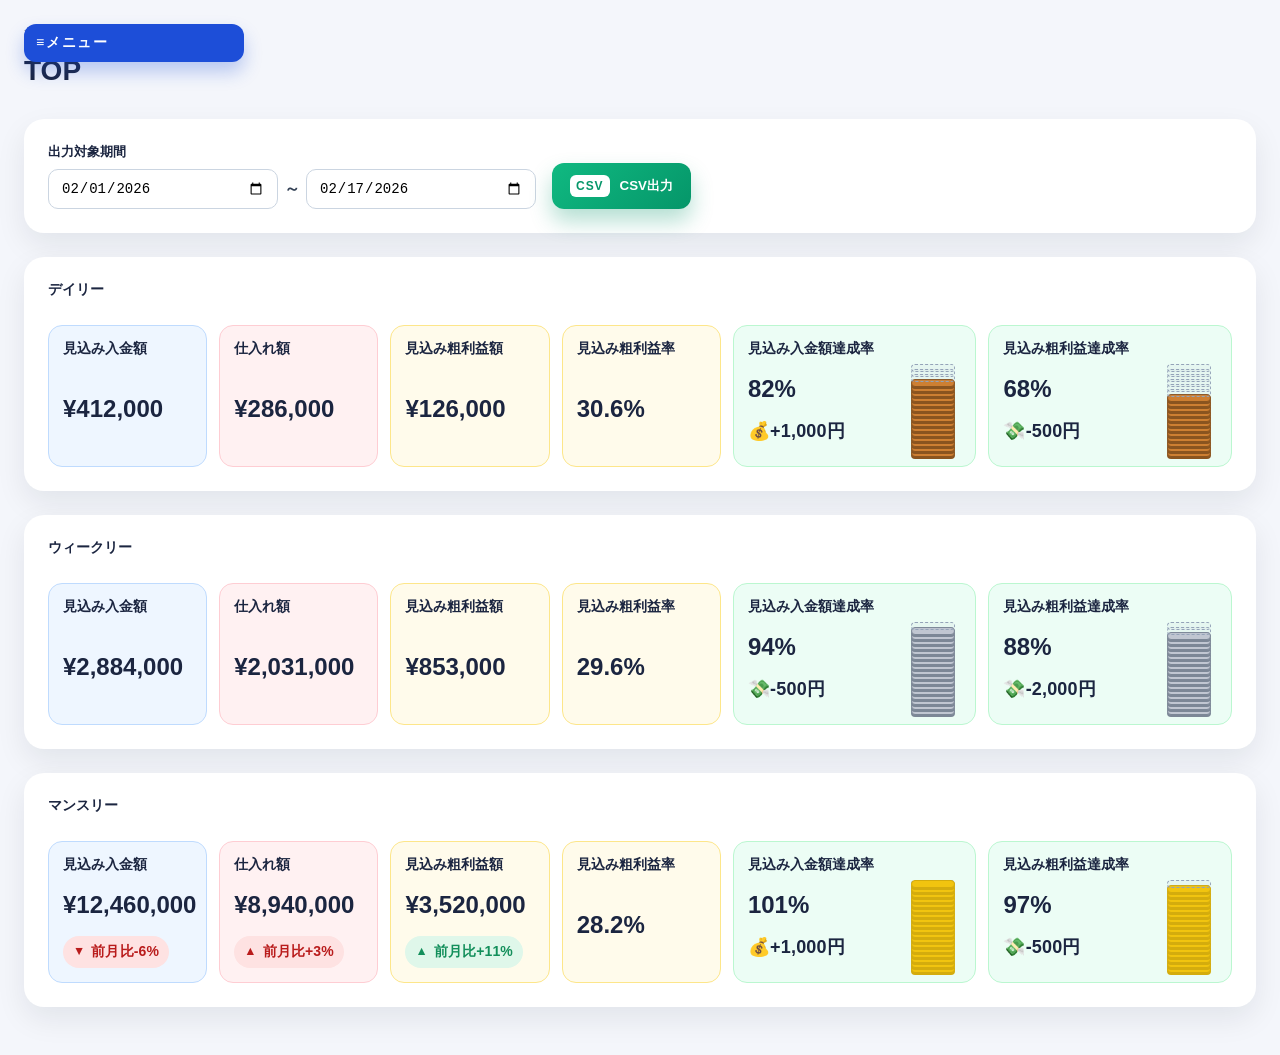
<file: index.html>
<!doctype html>
<html lang="ja">
  <head>
    <meta charset="UTF-8" />
    <meta name="viewport" content="width=device-width, initial-scale=1" />
    <title>メニュー画面</title>
    <link rel="stylesheet" href="styles.css" />
  </head>
  <body>
    <div class="layout">
      <aside class="sidebar">
        <button class="sidebar-title" type="button" aria-expanded="false" aria-controls="sidebar-nav">≡メニュー</button>
        <nav class="sidebar-nav" id="sidebar-nav">
          <a class="menu-tab active" href="#menu">TOP</a>
          <a class="menu-tab" href="#seller-research">セラーリサーチ</a>
          <a class="menu-tab" href="#asin-research">ASINリサーチ</a>
          <a class="menu-tab" href="#settings">設定</a>
          <a class="menu-tab" href="#logout">ログアウト</a>
        </nav>
      </aside>

      <div class="content">
        <header class="page-header">
          <div>
            <p class="eyebrow">サマリー</p>
            <h1>TOP</h1>
          </div>
        </header>

        <main>
          <section class="panel global-controls-panel">
            <div class="global-controls">
              <div class="period-range" role="group" aria-label="出力対象期間">
                <p class="period-title">出力対象期間</p>
                <div class="period-inputs">
                  <input type="date" value="2026-02-01" aria-label="日付FROM" />
                  <span class="period-symbol">～</span>
                  <input type="date" value="2026-02-17" aria-label="日付TO" />
                </div>
              </div>
              <button class="csv-button">
                <span class="csv-icon" aria-hidden="true">CSV</span>
                CSV出力
              </button>
            </div>
          </section>

          <section class="panel daily-panel" id="daily">
            <div class="panel-header">
              <h2>デイリー</h2>
            </div>
            <div class="summary-metrics">
              <article class="metric-item income"><h3>見込み入金額</h3><p>¥412,000</p></article>
              <article class="metric-item expense"><h3>仕入れ額</h3><p>¥286,000</p></article>
              <article class="metric-item profit"><h3>見込み粗利益額</h3><p>¥126,000</p></article>
              <article class="metric-item profit"><h3>見込み粗利益率</h3><p>30.6%</p></article>
              <article class="metric-item target" data-target-type="sales"><h3>見込み入金額達成率</h3><p>82%</p><span>💰+1,000円</span></article>
              <article class="metric-item target" data-target-type="profit"><h3>見込み粗利益達成率</h3><p>68%</p><span>💸-500円</span></article>
            </div>
          </section>

          <section class="panel weekly-panel" id="weekly">
            <div class="panel-header">
              <h2>ウィークリー</h2>
            </div>
            <div class="summary-metrics">
              <article class="metric-item income"><h3>見込み入金額</h3><p>¥2,884,000</p></article>
              <article class="metric-item expense"><h3>仕入れ額</h3><p>¥2,031,000</p></article>
              <article class="metric-item profit"><h3>見込み粗利益額</h3><p>¥853,000</p></article>
              <article class="metric-item profit"><h3>見込み粗利益率</h3><p>29.6%</p></article>
              <article class="metric-item target" data-target-type="sales"><h3>見込み入金額達成率</h3><p>94%</p><span>💸-500円</span></article>
              <article class="metric-item target" data-target-type="profit"><h3>見込み粗利益達成率</h3><p>88%</p><span>💸-2,000円</span></article>
            </div>
          </section>

          <section class="panel monthly-panel" id="monthly">
            <div class="panel-header">
              <h2>マンスリー</h2>
            </div>
            <div class="summary-metrics">
              <article class="metric-item income"><h3>見込み入金額</h3><p>¥12,460,000</p><small>前月比-6%</small></article>
              <article class="metric-item expense"><h3>仕入れ額</h3><p>¥8,940,000</p><small>前月比+3%</small></article>
              <article class="metric-item profit"><h3>見込み粗利益額</h3><p>¥3,520,000</p><small>前月比+11%</small></article>
              <article class="metric-item profit"><h3>見込み粗利益率</h3><p>28.2%</p></article>
              <article class="metric-item target" data-target-type="sales"><h3>見込み入金額達成率</h3><p>101%</p><span>💰+1,000円</span></article>
              <article class="metric-item target" data-target-type="profit"><h3>見込み粗利益達成率</h3><p>97%</p><span>💸-500円</span></article>
            </div>
          </section>
        </main>
      </div>
    </div>
    <script src="script.js"></script>
  </body>
</html>
</file>
<file: styles.css>
:root {
  color-scheme: light;
  font-family: "Noto Sans JP", "Hiragino Kaku Gothic ProN", "Yu Gothic", sans-serif;
  background: #f4f6fb;
  color: #1b2540;
}

* {
  box-sizing: border-box;
  margin: 0;
  padding: 0;
}

body {
  padding: 24px;
}

.layout {
  display: block;
}

.sidebar {
  position: fixed;
  top: 24px;
  left: 24px;
  z-index: 1400;
  width: 220px;
}

.sidebar-title {
  width: 100%;
  border: none;
  border-radius: 12px;
  background: #1d4ed8;
  color: #ffffff;
  font-size: 14px;
  font-weight: 800;
  letter-spacing: 0.12em;
  text-align: left;
  padding: 10px 12px;
  cursor: pointer;
  box-shadow: 0 10px 18px rgba(29, 78, 216, 0.28);
}

.sidebar-nav {
  margin-top: 10px;
  display: grid;
  gap: 10px;
  background: #ffffff;
  border-radius: 14px;
  padding: 0;
  box-shadow: 0 12px 24px rgba(15, 23, 42, 0.16);
  max-height: 0;
  opacity: 0;
  overflow: hidden;
  pointer-events: none;
  transform: translateY(-6px);
  transition: max-height 0.22s ease, opacity 0.2s ease, transform 0.2s ease, padding 0.2s ease;
}

body.menu-open .sidebar-nav {
  max-height: 320px;
  opacity: 1;
  pointer-events: auto;
  transform: translateY(0);
  padding: 12px;
}

.menu-tab {
  display: block;
  padding: 12px 14px;
  border-radius: 12px;
  text-decoration: none;
  font-weight: 600;
  color: #1f2937;
  background: #f1f5f9;
  transition: background 0.2s ease, color 0.2s ease, transform 0.2s ease;
}

.menu-tab:hover {
  background: #e0e7ff;
  color: #1d4ed8;
  transform: translateX(2px);
}

.menu-tab.active {
  background: #1d4ed8;
  color: #ffffff;
}

.content {
  flex: 1;
  min-width: 0;
}

.page-header {
  display: flex;
  justify-content: flex-start;
  align-items: center;
  margin-bottom: 32px;
}

.eyebrow {
  text-transform: uppercase;
  letter-spacing: 0.12em;
  font-size: 12px;
  color: #6b7280;
  margin-bottom: 14px;
}

h1 {
  font-size: 28px;
  font-weight: 700;
}

.panel {
  display: block;
  background: #fff;
  padding: 24px;
  border-radius: 20px;
  box-shadow: 0 12px 30px rgba(15, 23, 42, 0.08);
  margin-bottom: 24px;
}

.panel-header {
  display: flex;
  justify-content: space-between;
  align-items: center;
  margin-bottom: 20px;
  gap: 16px;
  flex-wrap: wrap;
}


.panel-header h2 {
  font-size: 14px;
  margin-bottom: 6px;
}

.panel-header p {
  color: #6b7280;
}

.csv-button {
  border: none;
  border-radius: 12px;
  padding: 12px 18px;
  font-weight: 700;
  cursor: pointer;
  background: linear-gradient(135deg, #10b981, #059669);
  color: #fff;
  display: inline-flex;
  align-items: center;
  gap: 10px;
  box-shadow: 0 12px 22px rgba(5, 150, 105, 0.3);
  transition: transform 0.2s ease, box-shadow 0.2s ease;
}

.csv-button.outline {
  background: #ffffff;
  color: #0f172a;
  border: 1px solid #d1d5db;
  box-shadow: none;
}

.csv-button.outline .csv-icon {
  background: #10b981;
  color: #ffffff;
}

.csv-button:hover {
  transform: translateY(-1px);
  box-shadow: 0 16px 26px rgba(5, 150, 105, 0.35);
}

.csv-button.small {
  padding: 10px 16px;
  font-size: 13px;
}

.csv-icon {
  background: #ffffff;
  color: #059669;
  font-size: 12px;
  font-weight: 800;
  padding: 4px 6px;
  border-radius: 6px;
  letter-spacing: 0.08em;
}



.global-controls {
  display: flex;
  justify-content: flex-start;
  align-items: end;
  gap: 16px;
  flex-wrap: wrap;
}

.period-range {
  display: grid;
  gap: 8px;
}

.period-title {
  font-size: 13px;
  font-weight: 700;
}

.period-inputs {
  display: flex;
  align-items: center;
  gap: 6px;
  flex-wrap: wrap;
}

.period-symbol {
  font-weight: 700;
  color: #334155;
}

.period-inputs input {
  border: 1px solid #cbd5e1;
  border-radius: 10px;
  padding: 10px 12px;
  font-size: 14px;
  min-width: 230px;
  background: #fff;
}

.achievement-towers {
  display: grid;
  grid-template-columns: repeat(2, minmax(240px, 1fr));
  gap: 16px;
  margin-bottom: 16px;
}

.coin-tower-widget {
  background: linear-gradient(145deg, #ffffff, #e6e6e6);
  padding: 22px;
  border-radius: 20px;
  box-shadow: 10px 10px 30px rgba(0, 0, 0, 0.08), -10px -10px 30px rgba(255, 255, 255, 0.8);
  text-align: center;
}

.coin-tower-widget h3 {
  margin-bottom: 10px;
}

.target-amount {
  margin-bottom: 8px;
}

.tower-container {
  width: 88px;
  height: 160px;
  background-color: #e0e0e0;
  border-radius: 10px;
  margin: 0 auto 12px;
  position: relative;
  overflow: hidden;
  border: 1px solid #dcdcdc;
  box-shadow: inset 2px 2px 5px rgba(0, 0, 0, 0.1);
}

.coin-stack {
  position: absolute;
  bottom: 0;
  width: 100%;
  background-color: #ffd700;
  box-shadow: 0 -2px 5px rgba(255, 215, 0, 0.5);
  border-top: 1px solid #e0b000;
}

.current-amount {
  display: block;
  font-size: 26px;
  font-weight: 700;
  margin-bottom: 4px;
}

.percentage {
  display: block;
}

.summary-metrics {
  display: grid;
  grid-template-columns: repeat(4, minmax(0, 0.85fr)) repeat(2, minmax(0, 1.3fr));
  gap: 12px;
}

.metric-item {
  padding: 14px;
  border-radius: 14px;
  background: #f8fafc;
  border: 1px solid #e2e8f0;
  display: grid;
  gap: 8px;
}

.metric-item.target {
  background: #ecfdf5;
  border-color: #bbf7d0;
  position: relative;
  min-height: 142px;
  padding-right: 84px;
}


.mini-target-tower {
  position: absolute;
  right: 14px;
  bottom: 12px;
  width: 56px;
  display: flex;
  flex-direction: column-reverse;
  align-items: center;
}


.mini-coin-slot {
  position: relative;
  width: 44px;
  height: 8px;
  margin-bottom: -3px;
}


.mini-coin,
.mini-ghost-coin {
  width: 100%;
  height: 100%;
  border-radius: 999px;
}

.mini-ghost-coin {
  position: absolute;
  inset: 0;
  border: 1px dashed #94a3b8;
  background: rgba(148, 163, 184, 0.08);
}

.mini-coin {
  position: absolute;
  inset: 0;
  background: var(--mini-coin-main, #f1c40f);
  border: 1px solid var(--mini-coin-edge, #d4ac0d);
  box-shadow: 0 2px 0 var(--mini-coin-edge, #d4ac0d);
}

.metric-item.target.period-daily {
  --mini-coin-main: #cd7f32;
  --mini-coin-edge: #8a541f;
}

.metric-item.target.period-weekly {
  --mini-coin-main: #c0c6d1;
  --mini-coin-edge: #7c8796;
}

.metric-item.target.period-monthly {
  --mini-coin-main: #f1c40f;
  --mini-coin-edge: #d4ac0d;
}

.metric-item.income {
  background: #eef6ff;
  border-color: #bfdbfe;
}

.metric-item.expense {
  background: #fff1f2;
  border-color: #fecdd3;
}

.metric-item.profit {
  background: #fffbeb;
  border-color: #fde68a;
}


.metric-item h3 {
  font-size: 14px;
  font-weight: 700;
}

.metric-item p {
  font-size: 24px;
  font-weight: 700;
}

.metric-item small,
.metric-item span {
  font-size: 14px;
}

.metric-item.target span {
  font-size: 18px;
  font-weight: 800;
  letter-spacing: 0.01em;
}


.monthly-panel .metric-item small.mom-chip {
  display: inline-flex;
  align-items: center;
  width: fit-content;
  border-radius: 999px;
  padding: 4px 10px;
  font-size: 14px;
  font-weight: 800;
  line-height: 1.1;
  letter-spacing: 0.01em;
}

.monthly-panel .metric-item small.mom-chip::before {
  content: "▲";
  margin-right: 6px;
  font-size: 0.88em;
}

.monthly-panel .metric-item small.mom-chip.mom-up {
  background: #dff7ea;
  color: #138f5b;
}

.monthly-panel .metric-item small.mom-chip.mom-down {
  background: #fee2e2;
  color: #b91c1c;
}

.monthly-panel .metric-item small.mom-chip.mom-down::before {
  content: "▼";
}


.monthly-panel .metric-item.expense small.mom-chip.mom-up {
  background: #fee2e2;
  color: #b91c1c;
}

.monthly-panel .metric-item.expense small.mom-chip.mom-down {
  background: #dff7ea;
  color: #138f5b;
}

.celebrate-button {
  margin: 10px auto 0;
  display: inline-flex;
  align-items: center;
  justify-content: center;
  border: none;
  border-radius: 999px;
  padding: 8px 12px;
  width: fit-content;
  font-size: 14px;
  font-weight: 800;
  background: linear-gradient(135deg, #f59e0b, #ef4444);
  color: #ffffff;
  cursor: pointer;
  box-shadow: 0 8px 16px rgba(239, 68, 68, 0.28);
  transition: transform 0.15s ease, box-shadow 0.15s ease;
}

.celebrate-button:hover {
  transform: translateY(-1px) scale(1.02);
  box-shadow: 0 12px 20px rgba(239, 68, 68, 0.3);
}

.celebrate-button:active {
  transform: translateY(0) scale(0.98);
}

.confetti-layer {
  position: fixed;
  inset: 0;
  pointer-events: none;
  overflow: hidden;
  z-index: 9999;
}

.confetti-piece {
  position: absolute;
  top: -12vh;
  width: 10px;
  height: 16px;
  opacity: 0.95;
  transform: translate3d(var(--x-start), -12vh, 0) rotate(0deg);
  animation: confetti-fall var(--fall-duration) linear forwards;
}

@keyframes confetti-fall {
  0% {
    transform: translate3d(var(--x-start), -12vh, 0) rotate(0deg);
    opacity: 0.98;
  }
  100% {
    transform: translate3d(calc(var(--x-start) + var(--x-drift)), 110vh, 0) rotate(var(--spin));
    opacity: 0.9;
  }
}

@media (max-width: 1080px) {
  .summary-metrics {
    grid-template-columns: repeat(2, minmax(0, 1fr));
  }
}

.grid {
  display: grid;
  gap: 16px;
  grid-template-columns: repeat(auto-fit, minmax(220px, 1fr));
}

.card {
  background: #f8fafc;
  border-radius: 16px;
  padding: 18px;
  border: 1px solid #e2e8f0;
}

.card.income {
  background: #eef6ff;
  border-color: #bfdbfe;
}

.card.expense {
  background: #fff1f2;
  border-color: #fecdd3;
}

.card.profit {
  background: #fff7ed;
  border-color: #fed7aa;
}

.card h3 {
  font-size: 14px;
  color: #64748b;
  margin-bottom: 10px;
}

.metric {
  font-size: 24px;
  font-weight: 700;
  margin-bottom: 6px;
}

.sub {
  font-size: 13px;
  color: #64748b;
}

.subline {
  display: flex;
  align-items: center;
  gap: 10px;
  flex-wrap: wrap;
}

.card.profit .subline {
  flex-wrap: nowrap;
  gap: 6px;
  font-size: 12px;
}

.trend {
  font-size: 12px;
  font-weight: 700;
  padding: 4px 8px;
  border-radius: 999px;
}

.trend.up {
  background: rgba(16, 185, 129, 0.16);
  color: #047857;
}

.trend.down {
  background: rgba(239, 68, 68, 0.16);
  color: #b91c1c;
}

.chart-legend {
  display: flex;
  flex-wrap: wrap;
  gap: 10px;
  margin-bottom: 18px;
}

.legend-chip {
  font-size: 12px;
  font-weight: 700;
  padding: 10px 14px;
  border-radius: 999px;
  background: #e2e8f0;
  color: #1f2937;
}

.legend-chip.daily {
  background: rgba(56, 189, 248, 0.2);
  color: #0369a1;
}

.legend-chip.weekly {
  background: rgba(96, 165, 250, 0.2);
  color: #1d4ed8;
}

.legend-chip.monthly {
  background: rgba(37, 99, 235, 0.2);
  color: #1e3a8a;
}

.legend-chip.last-month {
  background: rgba(59, 130, 246, 0.2);
  color: #1d4ed8;
}

.bar-chart {
  position: relative;
  padding-top: 12px;
}

.bar-chart-grid {
  display: grid;
  grid-template-columns: repeat(auto-fit, minmax(140px, 1fr));
  gap: 16px;
  align-items: end;
}

.bar-group {
  display: grid;
  grid-template-rows: auto auto auto;
  justify-items: center;
  gap: 10px;
}

.bar-stack {
  display: grid;
  grid-template-columns: auto auto;
  gap: 10px;
  align-items: end;
}

.bar-axis {
  display: flex;
  flex-direction: column;
  justify-content: flex-start;
  height: var(--total, 180px);
  font-size: 11px;
  font-weight: 700;
  color: #94a3b8;
  text-align: right;
}

.bar-axis span {
  display: block;
}

.bar-column {
  width: 64px;
  height: var(--total, 180px);
  position: relative;
  display: flex;
  align-items: flex-end;
  justify-content: center;
}

.bar-segment {
  width: 100%;
  border-radius: 6px;
  box-shadow: inset 0 0 0 1px rgba(148, 163, 184, 0.35);
}

.bar-segment.ghost {
  position: absolute;
  bottom: 0;
  left: 0;
  background: rgba(147, 197, 253, 0.35);
  border: 1px dashed rgba(59, 130, 246, 0.5);
}

.bar-segment.current {
  background: #2563eb;
  position: relative;
}

.bar-segment.current.above {
  box-shadow: 0 0 0 2px rgba(37, 99, 235, 0.25);
}

.bar-segment.current.above::after {
  content: "";
  position: absolute;
  top: -6px;
  left: 50%;
  transform: translateX(-50%);
  width: 14px;
  height: 6px;
  border-radius: 4px;
  background: #2563eb;
}

.bar-label {
  font-weight: 700;
  color: #1f2937;
  text-align: center;
}

.bar-value {
  font-size: 12px;
  color: #1d4ed8;
  font-weight: 700;
  text-align: center;
  display: grid;
  gap: 4px;
}

.bar-note {
  font-size: 12px;
  color: #64748b;
  text-align: center;
}

@media (max-width: 720px) {
  .achievement-towers {
    grid-template-columns: 1fr;
  }

  .global-controls {
    align-items: flex-start;
  }

  .period-inputs input {
    min-width: 150px;
  }

  .summary-metrics {
    grid-template-columns: 1fr;
  }

  body {
    padding: 20px;
  }

  .layout {
    display: block;
  }

  .sidebar {
    top: 12px;
    left: 12px;
    width: calc(100% - 24px);
    max-width: 260px;
  }

  .page-header {
    flex-direction: column;
    align-items: flex-start;
    gap: 16px;
  }

  .panel-header {
    flex-direction: column;
    align-items: flex-start;
  }

  .bar-chart-grid {
    grid-template-columns: repeat(auto-fit, minmax(120px, 1fr));
  }

  .average-line {
    height: 240px;
  }
}

.sales-achievement-widget {
  overflow: visible;
  padding-top: 26px;
  padding-bottom: 16px;
}

.sales-achievement-widget .tower-widget-title {
  margin-top: 16px;
  margin-bottom: 0;
  text-align: center;
  position: relative;
  z-index: 120;
  font-size: 28px;
  font-weight: 800;
  line-height: 1.1;
}

.sales-stage {
  position: relative;
  width: 100%;
  max-width: 100%;
  min-height: 0;
  margin: 0 auto;
  margin-top: 34px;
  display: flex;
  justify-content: center;
  align-items: flex-end;
  gap: 16px;
}

.sales-tower-group {
  position: relative;
  isolation: isolate;
  display: flex;
  flex: 1 1 0;
  min-width: 0;
  flex-direction: column;
  align-items: center;
}

.sales-stage .daily-pos {
  --coin-main: #cd7f32;
  --coin-edge: #8a541f;
  --coin-ring: rgba(122, 69, 21, 0.45);
  --coin-glow: rgba(205, 127, 50, 0.45);
  z-index: 10;
}

.sales-stage .weekly-pos {
  --coin-main: #c0c6d1;
  --coin-edge: #7c8796;
  --coin-ring: rgba(99, 112, 128, 0.4);
  --coin-glow: rgba(192, 198, 209, 0.45);
  z-index: 2;
}

.sales-stage .monthly-pos {
  --coin-main: #f1c40f;
  --coin-edge: #d4ac0d;
  --coin-ring: rgba(184, 134, 11, 0.4);
  --coin-glow: rgba(245, 158, 11, 0.45);
  z-index: 2;
}

.sales-label-box {
  position: relative;
  z-index: 40;
  margin-bottom: 14px;
  text-align: center;
  background: rgba(255, 255, 255, 0.96);
  padding: 10px 14px;
  border-radius: 12px;
  box-shadow: 0 2px 8px rgba(0, 0, 0, 0.1);
  border: 1px solid #ddd;
  white-space: nowrap;
  width: 100%;
  min-width: 0;
  max-width: 210px;
}


.sales-stage .weekly-pos .sales-label-box,
.sales-stage .monthly-pos .sales-label-box {
  z-index: 70;
}

.sales-stage .daily-pos .sales-label-box {
  z-index: 60;
}

.sales-tower-title {
  font-size: 14px;
  color: #64748b;
  font-weight: 700;
  margin-bottom: 4px;
}

.sales-label-box p {
  font-size: 14px;
  margin-bottom: 2px;
}

.sales-label-box p:last-child {
  margin-bottom: 0;
}

.sales-rate {
  color: #c2410c;
  font-weight: 700;
}

.sales-over-badge {
  display: inline-flex;
  margin-left: 8px;
  padding: 3px 10px;
  border-radius: 999px;
  font-size: 12px;
  font-weight: 700;
  color: #92400e;
  background: #fef3c7;
  border: 1px solid #f59e0b;
}

.sales-tower-group.over-achieved .sales-label-box {
  position: relative;
  z-index: 80;
  border-color: #f59e0b;
  box-shadow: 0 0 0 2px rgba(245, 158, 11, 0.2), 0 2px 8px rgba(0, 0, 0, 0.1);
}

.sales-tower-group.over-achieved .active-coin {
  box-shadow: 0 6px 0 var(--coin-edge, #d4ac0d), 0 0 10px var(--coin-glow, rgba(245, 158, 11, 0.45));
}


.sales-tower-container {
  width: 108px;
  display: flex;
  flex-direction: column-reverse;
  align-items: center;
  padding-bottom: 2px;
}


.coin-slot {
  position: relative;
  width: 92px;
  height: 18px;
  margin-bottom: -8px;
  display: flex;
  justify-content: center;
}

.coin-base {
  position: absolute;
  width: 88px;
  height: 18px;
  border-radius: 50%;
  opacity: 0;
  transform: translateY(-800px);
}

.active-coin {
  background-color: var(--coin-main, #f1c40f);
  border: 1px solid var(--coin-edge, #d4ac0d);
  box-shadow: 0 6px 0 var(--coin-edge, #d4ac0d);
  z-index: 10;
}

.active-coin::before {
  content: "";
  position: absolute;
  top: 2px;
  left: 5px;
  right: 5px;
  bottom: 4px;
  border: 1px solid var(--coin-ring, rgba(184, 134, 11, 0.4));
  border-radius: 50%;
}

.ghost-coin {
  background-color: rgba(0, 0, 0, 0.02);
  border: 1px dashed #bdc3c7;
  z-index: 5;
}

.ghost-coin::before {
  content: "";
  position: absolute;
  top: 2px;
  left: 5px;
  right: 5px;
  bottom: 4px;
  border: 1px dashed #bdc3c7;
  border-radius: 50%;
  opacity: 0.4;
}

.active-coin.animate {
  animation: fallActive 0.7s cubic-bezier(0.47, 0, 0.745, 0.715) forwards;
}

.ghost-coin.animate {
  animation: fallGhost 0.6s cubic-bezier(0.47, 0, 0.745, 0.715) forwards;
}

@keyframes fallActive {
  0% {
    opacity: 0;
    transform: translateY(-800px) translateX(var(--rx));
  }
  70% {
    opacity: 1;
    transform: translateY(0) translateX(var(--rx));
  }
  85% {
    transform: translateY(-8px) translateX(var(--rx));
  }
  100% {
    opacity: 1;
    transform: translateY(0) translateX(var(--rx));
  }
}

@keyframes fallGhost {
  0% {
    opacity: 0;
    transform: translateY(-800px) translateX(var(--rx));
  }
  100% {
    opacity: 0.8;
    transform: translateY(0) translateX(var(--rx));
  }
}

@media (max-width: 1440px) {
  .sales-achievement-widget .tower-widget-title {
    font-size: 20px;
  }

  .sales-tower-title {
    font-size: 13px;
  }

  .sales-label-box p {
    font-size: 13px;
  }

  .achievement-towers {
    grid-template-columns: 1fr;
  }

  .sales-stage {
    gap: 12px;
  }
}

@media (max-width: 760px) {
  .sales-achievement-widget {
    padding-top: 12px;
  }

  .sales-achievement-widget .tower-widget-title {
    font-size: 20px;
  }

  .sales-tower-title {
    font-size: 13px;
  }

  .sales-label-box p {
    font-size: 13px;
  }

  .sales-label-box {
    max-width: 220px;
  }

  .sales-stage {
    min-height: 0;
    align-items: flex-start;
    justify-content: flex-start;
    flex-direction: column;
    gap: 20px;
  }

  .sales-tower-group {
    position: relative;
    inset: auto;
    transform: none !important;
    margin-bottom: 20px;
  }

  .sales-stage .weekly-pos,
  .sales-stage .monthly-pos,
  .sales-stage .daily-pos {
    left: auto;
    right: auto;
    bottom: auto;
  }
}
</file>
